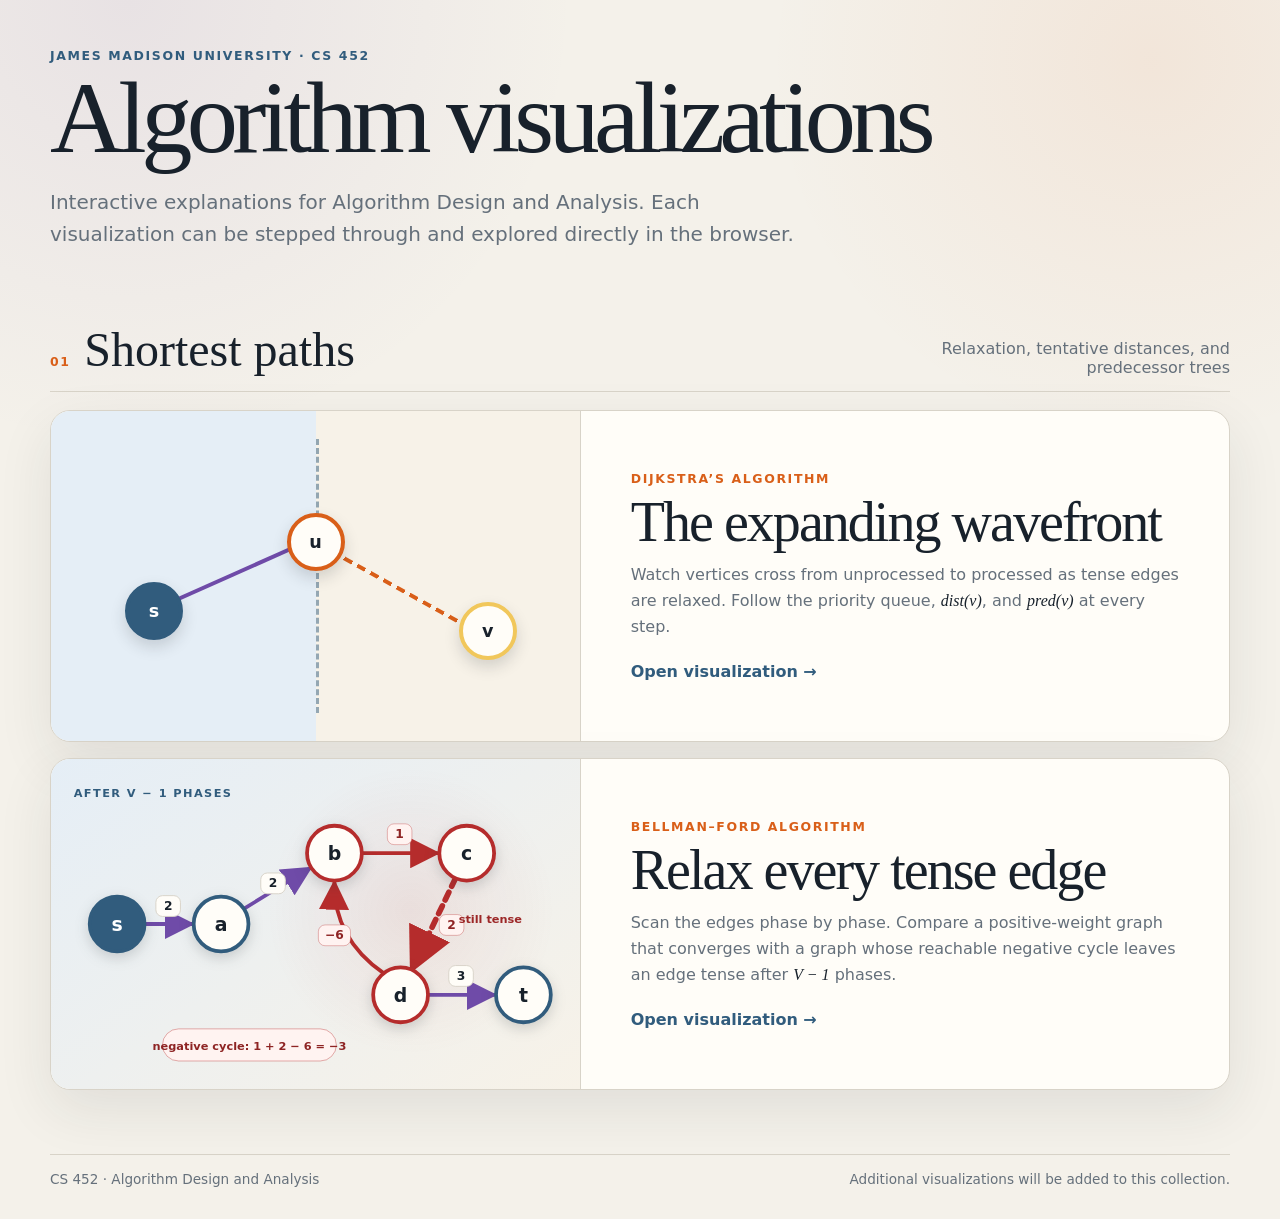
<file: index.html>
<!doctype html>
<html lang="en">
<head>
  <meta charset="utf-8">
  <meta name="viewport" content="width=device-width, initial-scale=1">
  <meta name="description" content="Interactive visualizations for CS 452: Algorithm Design and Analysis.">
  <title>CS 452 Visualizations</title>
  <link rel="stylesheet" href="site.css?v=20261103-2">
</head>
<body>
  <main>
    <header class="site-header">
      <p class="eyebrow">James Madison University · CS 452</p>
      <h1>Algorithm visualizations</h1>
      <p class="lede">Interactive explanations for Algorithm Design and Analysis. Each visualization can be stepped through and explored directly in the browser.</p>
    </header>

    <section aria-labelledby="shortest-paths-heading">
      <div class="section-heading">
        <div>
          <p class="section-number">01</p>
          <h2 id="shortest-paths-heading">Shortest paths</h2>
        </div>
        <p>Relaxation, tentative distances, and predecessor trees</p>
      </div>

      <div class="visualization-list">
        <a class="visualization-card" href="dijkstra-wavefront/">
          <div class="preview" aria-hidden="true">
            <div class="preview-half processed"></div>
            <div class="preview-half unprocessed"></div>
            <div class="preview-wavefront"></div>
            <div class="preview-edge edge-one"></div>
            <div class="preview-edge edge-two"></div>
            <span class="preview-node source">s</span>
            <span class="preview-node frontier">u</span>
            <span class="preview-node target">v</span>
          </div>
          <div class="card-copy">
            <p class="topic">Dijkstra’s algorithm</p>
            <h3>The expanding wavefront</h3>
            <p>Watch vertices cross from unprocessed to processed as tense edges are relaxed. Follow the priority queue, <span class="math">dist(v)</span>, and <span class="math">pred(v)</span> at every step.</p>
            <span class="open-label">Open visualization <span aria-hidden="true">→</span></span>
          </div>
        </a>

        <a class="visualization-card" href="bellman-ford/">
          <div class="preview bellman-preview" aria-hidden="true">
            <svg class="bellman-thumbnail" viewBox="0 0 560 330" preserveAspectRatio="xMidYMid meet">
              <defs>
                <marker id="bf-arrow-normal" viewBox="0 0 10 10" refX="9" refY="5" markerWidth="8" markerHeight="8" orient="auto">
                  <path d="M 0 0 L 10 5 L 0 10 z"></path>
                </marker>
                <marker id="bf-arrow-cycle" viewBox="0 0 10 10" refX="9" refY="5" markerWidth="8" markerHeight="8" orient="auto">
                  <path d="M 0 0 L 10 5 L 0 10 z"></path>
                </marker>
              </defs>

              <text class="bf-phase-label" x="24" y="31">AFTER V − 1 PHASES</text>

              <path class="bf-path normal" d="M 99 165 L 149 165"></path>
              <path class="bf-path normal" d="M 204 149 L 274 106"></path>
              <path class="bf-path cycle" d="M 329 90 L 409 90"></path>
              <path class="bf-path cycle tense" d="M 428 117 L 382 213"></path>
              <path class="bf-path cycle" d="M 352 217 Q 299 180 300 121"></path>
              <path class="bf-path normal" d="M 399 240 L 469 240"></path>

              <g class="bf-weight" transform="translate(124 146)"><rect x="-13" y="-11" width="26" height="22" rx="7"></rect><text>2</text></g>
              <g class="bf-weight" transform="translate(235 122)"><rect x="-13" y="-11" width="26" height="22" rx="7"></rect><text>2</text></g>
              <g class="bf-weight cycle" transform="translate(369 70)"><rect x="-13" y="-11" width="26" height="22" rx="7"></rect><text>1</text></g>
              <g class="bf-weight cycle" transform="translate(424 166)"><rect x="-13" y="-11" width="26" height="22" rx="7"></rect><text>2</text></g>
              <g class="bf-weight cycle" transform="translate(300 177)"><rect x="-17" y="-11" width="34" height="22" rx="7"></rect><text>−6</text></g>
              <g class="bf-weight" transform="translate(434 220)"><rect x="-13" y="-11" width="26" height="22" rx="7"></rect><text>3</text></g>

              <g class="bf-mini-node source" transform="translate(70 165)"><circle r="29"></circle><text>s</text></g>
              <g class="bf-mini-node" transform="translate(180 165)"><circle r="29"></circle><text>a</text></g>
              <g class="bf-mini-node cycle" transform="translate(300 90)"><circle r="29"></circle><text>b</text></g>
              <g class="bf-mini-node cycle" transform="translate(440 90)"><circle r="29"></circle><text>c</text></g>
              <g class="bf-mini-node cycle" transform="translate(370 240)"><circle r="29"></circle><text>d</text></g>
              <g class="bf-mini-node" transform="translate(500 240)"><circle r="29"></circle><text>t</text></g>

              <g class="bf-cycle-callout" transform="translate(118 276)">
                <rect x="0" y="0" width="184" height="34" rx="17"></rect>
                <text x="92" y="22">negative cycle: 1 + 2 − 6 = −3</text>
              </g>
              <text class="bf-tense-label" x="465" y="164">still tense</text>
            </svg>
          </div>
          <div class="card-copy">
            <p class="topic">Bellman–Ford algorithm</p>
            <h3>Relax every tense edge</h3>
            <p>Scan the edges phase by phase. Compare a positive-weight graph that converges with a graph whose reachable negative cycle leaves an edge tense after <span class="math">V − 1</span> phases.</p>
            <span class="open-label">Open visualization <span aria-hidden="true">→</span></span>
          </div>
        </a>
      </div>
    </section>

    <footer>
      <p>CS 452 · Algorithm Design and Analysis</p>
      <p>Additional visualizations will be added to this collection.</p>
    </footer>
  </main>
</body>
</html>
</file>
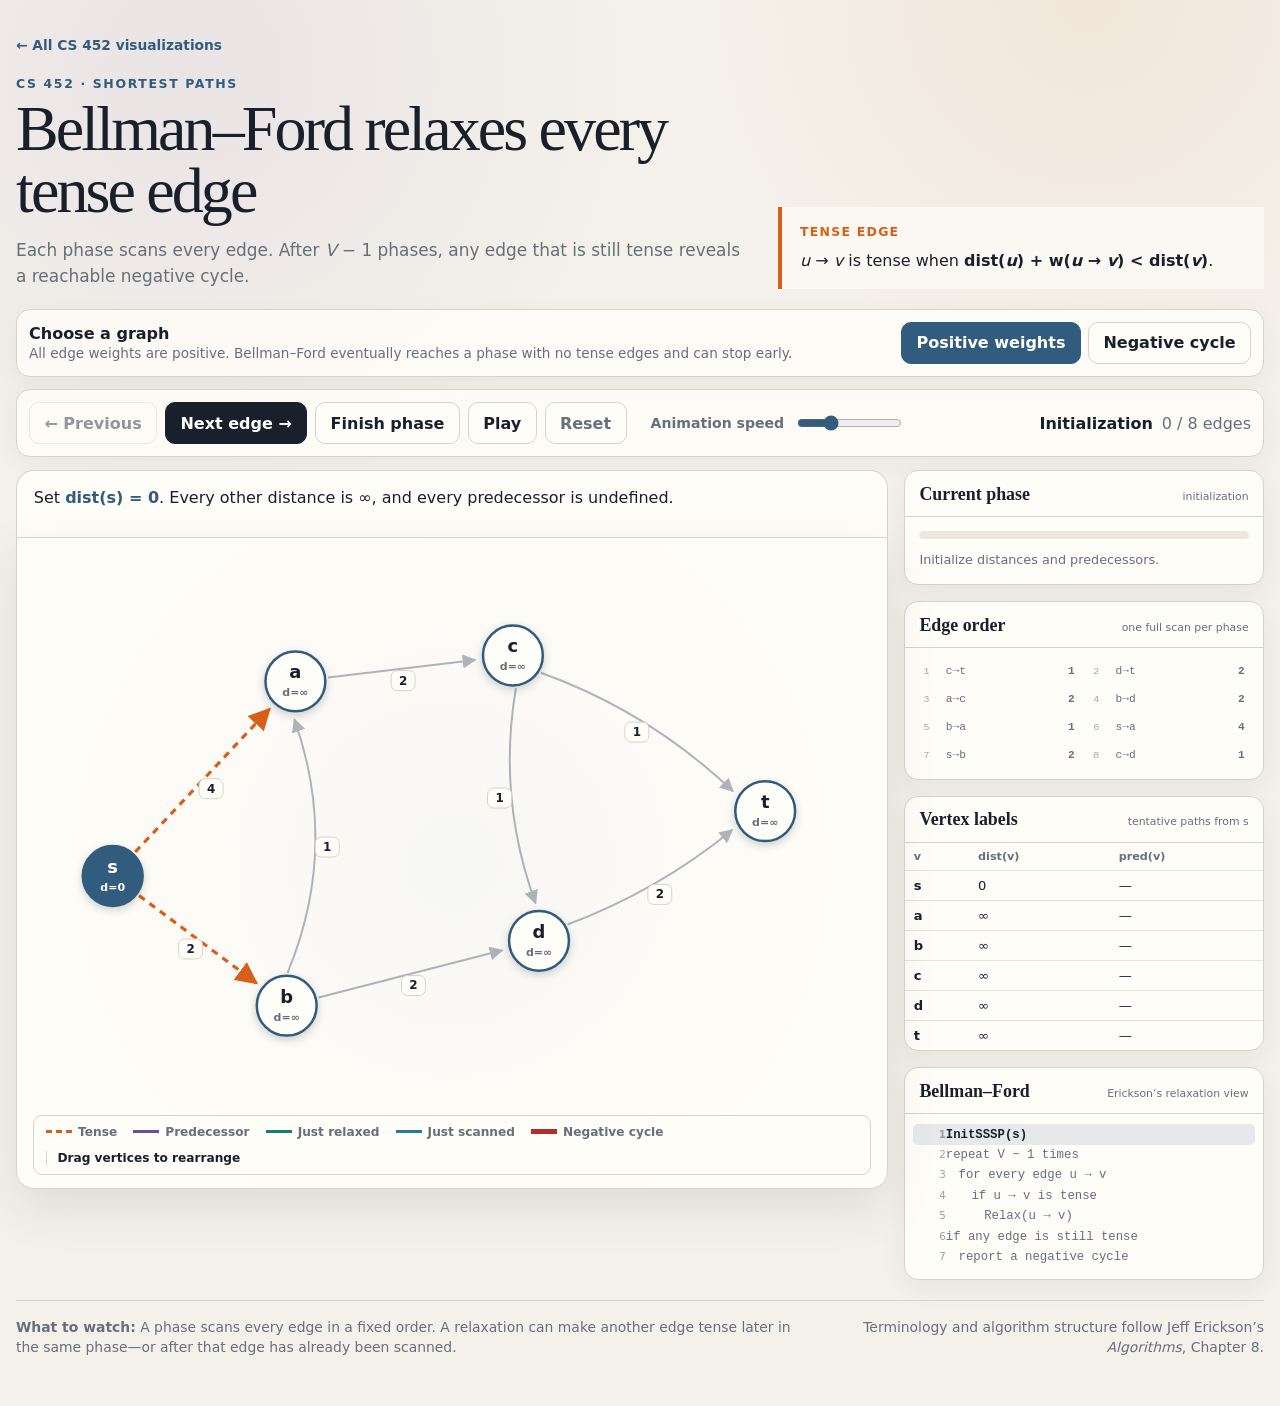
<file: bellman-ford/index.html>
<!doctype html>
<html lang="en">
<head>
  <meta charset="utf-8">
  <meta name="viewport" content="width=device-width, initial-scale=1">
  <meta name="description" content="An interactive visualization of Bellman-Ford relaxation and negative-cycle detection.">
  <title>Bellman–Ford: Relax Every Tense Edge</title>
  <link rel="stylesheet" href="styles.css">
</head>
<body>
  <main class="page-shell">
    <a class="collection-link" href="../">← All CS 452 visualizations</a>

    <header class="page-header">
      <div>
        <p class="eyebrow">CS 452 · Shortest paths</p>
        <h1>Bellman–Ford relaxes every tense edge</h1>
        <p class="lede">Each phase scans every edge. After <i>V</i> − 1 phases, any edge that is still tense reveals a reachable negative cycle.</p>
      </div>
      <div class="definition" aria-label="Definition of a tense edge">
        <span class="definition-label">Tense edge</span>
        <span><i>u</i> → <i>v</i> is tense when <strong>dist(<i>u</i>) + w(<i>u</i> → <i>v</i>) &lt; dist(<i>v</i>)</strong>.</span>
      </div>
    </header>

    <section class="example-picker" aria-labelledby="example-heading">
      <div>
        <p id="example-heading">Choose a graph</p>
        <p id="example-description">Positive edge weights; the algorithm stops when no tense edges remain.</p>
      </div>
      <div class="example-buttons" role="group" aria-label="Graph example">
        <button id="positive-example" class="example-button selected" type="button" aria-pressed="true">Positive weights</button>
        <button id="negative-example" class="example-button" type="button" aria-pressed="false">Negative cycle</button>
      </div>
    </section>

    <section class="control-bar" aria-label="Animation controls">
      <div class="button-group">
        <button id="previous-button" type="button">← Previous</button>
        <button id="next-button" class="primary" type="button">Next edge →</button>
        <button id="phase-button" type="button">Finish phase</button>
        <button id="play-button" type="button" aria-pressed="false">Play</button>
        <button id="reset-button" class="quiet" type="button">Reset</button>
      </div>
      <label class="speed-control" for="speed-range">
        <span>Animation speed</span>
        <input id="speed-range" type="range" min="0.6" max="2" value="1" step="0.2">
      </label>
      <div class="step-count" aria-label="Current algorithm progress">
        <span id="phase-label">Initialization</span>
        <span id="edge-label">0 / 8 edges</span>
      </div>
    </section>

    <section class="workspace">
      <div class="graph-column">
        <div id="status-message" class="status-message" aria-live="polite"></div>

        <div id="graph-wrap" class="graph-wrap">
          <svg id="graph" role="img" aria-labelledby="graph-title graph-description">
            <title id="graph-title">Bellman-Ford graph</title>
            <desc id="graph-description">A directed weighted graph showing tentative shortest-path distances, tense edges, predecessor edges, and the edge currently being scanned.</desc>
            <defs>
              <marker id="arrow-normal" viewBox="0 0 10 10" refX="9" refY="5" markerWidth="7" markerHeight="7" orient="auto-start-reverse">
                <path d="M 0 0 L 10 5 L 0 10 z"></path>
              </marker>
              <marker id="arrow-tense" viewBox="0 0 10 10" refX="9" refY="5" markerWidth="7" markerHeight="7" orient="auto-start-reverse">
                <path d="M 0 0 L 10 5 L 0 10 z"></path>
              </marker>
              <marker id="arrow-pred" viewBox="0 0 10 10" refX="9" refY="5" markerWidth="7" markerHeight="7" orient="auto-start-reverse">
                <path d="M 0 0 L 10 5 L 0 10 z"></path>
              </marker>
              <marker id="arrow-relaxed" viewBox="0 0 10 10" refX="9" refY="5" markerWidth="7" markerHeight="7" orient="auto-start-reverse">
                <path d="M 0 0 L 10 5 L 0 10 z"></path>
              </marker>
              <marker id="arrow-current" viewBox="0 0 10 10" refX="9" refY="5" markerWidth="7" markerHeight="7" orient="auto-start-reverse">
                <path d="M 0 0 L 10 5 L 0 10 z"></path>
              </marker>
              <marker id="arrow-cycle" viewBox="0 0 10 10" refX="9" refY="5" markerWidth="7" markerHeight="7" orient="auto-start-reverse">
                <path d="M 0 0 L 10 5 L 0 10 z"></path>
              </marker>
              <filter id="soft-shadow" x="-40%" y="-40%" width="180%" height="180%">
                <feDropShadow dx="0" dy="3" stdDeviation="4" flood-opacity="0.18"></feDropShadow>
              </filter>
            </defs>
            <g id="edges-layer"></g>
            <g id="weights-layer"></g>
            <g id="nodes-layer"></g>
          </svg>

          <div class="legend" aria-label="Diagram legend">
            <span><i class="legend-line tense"></i>Tense</span>
            <span><i class="legend-line pred"></i>Predecessor</span>
            <span><i class="legend-line relaxed"></i>Just relaxed</span>
            <span><i class="legend-line current"></i>Just scanned</span>
            <span><i class="legend-line cycle"></i>Negative cycle</span>
            <span class="drag-instruction">Drag vertices to rearrange</span>
          </div>
        </div>
      </div>

      <aside class="side-column" aria-label="Algorithm state">
        <section class="panel phase-panel">
          <div class="panel-heading">
            <h2>Current phase</h2>
            <span id="phase-summary">Initialization</span>
          </div>
          <div class="phase-progress" role="progressbar" aria-label="Bellman-Ford phases" aria-valuemin="0" aria-valuemax="5" aria-valuenow="0">
            <div id="phase-progress-bar"></div>
          </div>
          <p id="phase-explanation">Initialize distances and predecessors.</p>
        </section>

        <section class="panel order-panel">
          <div class="panel-heading">
            <h2>Edge order</h2>
            <span>one full scan per phase</span>
          </div>
          <ol id="edge-order" class="edge-order"></ol>
        </section>

        <section class="panel state-panel">
          <div class="panel-heading">
            <h2>Vertex labels</h2>
            <span>tentative paths from s</span>
          </div>
          <div class="table-scroll">
            <table>
              <thead>
                <tr>
                  <th scope="col">v</th>
                  <th scope="col">dist(v)</th>
                  <th scope="col">pred(v)</th>
                </tr>
              </thead>
              <tbody id="state-table-body"></tbody>
            </table>
          </div>
        </section>

        <section class="panel pseudocode-panel">
          <div class="panel-heading">
            <h2>Bellman–Ford</h2>
            <span>Erickson’s relaxation view</span>
          </div>
          <ol class="pseudocode" aria-label="Bellman-Ford pseudocode">
            <li data-line="init"><code>InitSSSP(s)</code></li>
            <li data-line="repeat"><code>repeat V − 1 times</code></li>
            <li data-line="edges" class="indent"><code>for every edge u → v</code></li>
            <li data-line="tense" class="indent-2"><code>if u → v is tense</code></li>
            <li data-line="relax" class="indent-3"><code>Relax(u → v)</code></li>
            <li data-line="check"><code>if any edge is still tense</code></li>
            <li data-line="report" class="indent"><code>report a negative cycle</code></li>
          </ol>
        </section>
      </aside>
    </section>

    <footer>
      <p><strong>What to watch:</strong> A phase scans every edge in a fixed order. A relaxation can make another edge tense later in the same phase—or after that edge has already been scanned.</p>
      <p class="source-note">Terminology and algorithm structure follow Jeff Erickson’s <cite>Algorithms</cite>, Chapter 8.</p>
    </footer>
  </main>

  <script src="app.js"></script>
</body>
</html>
</file>
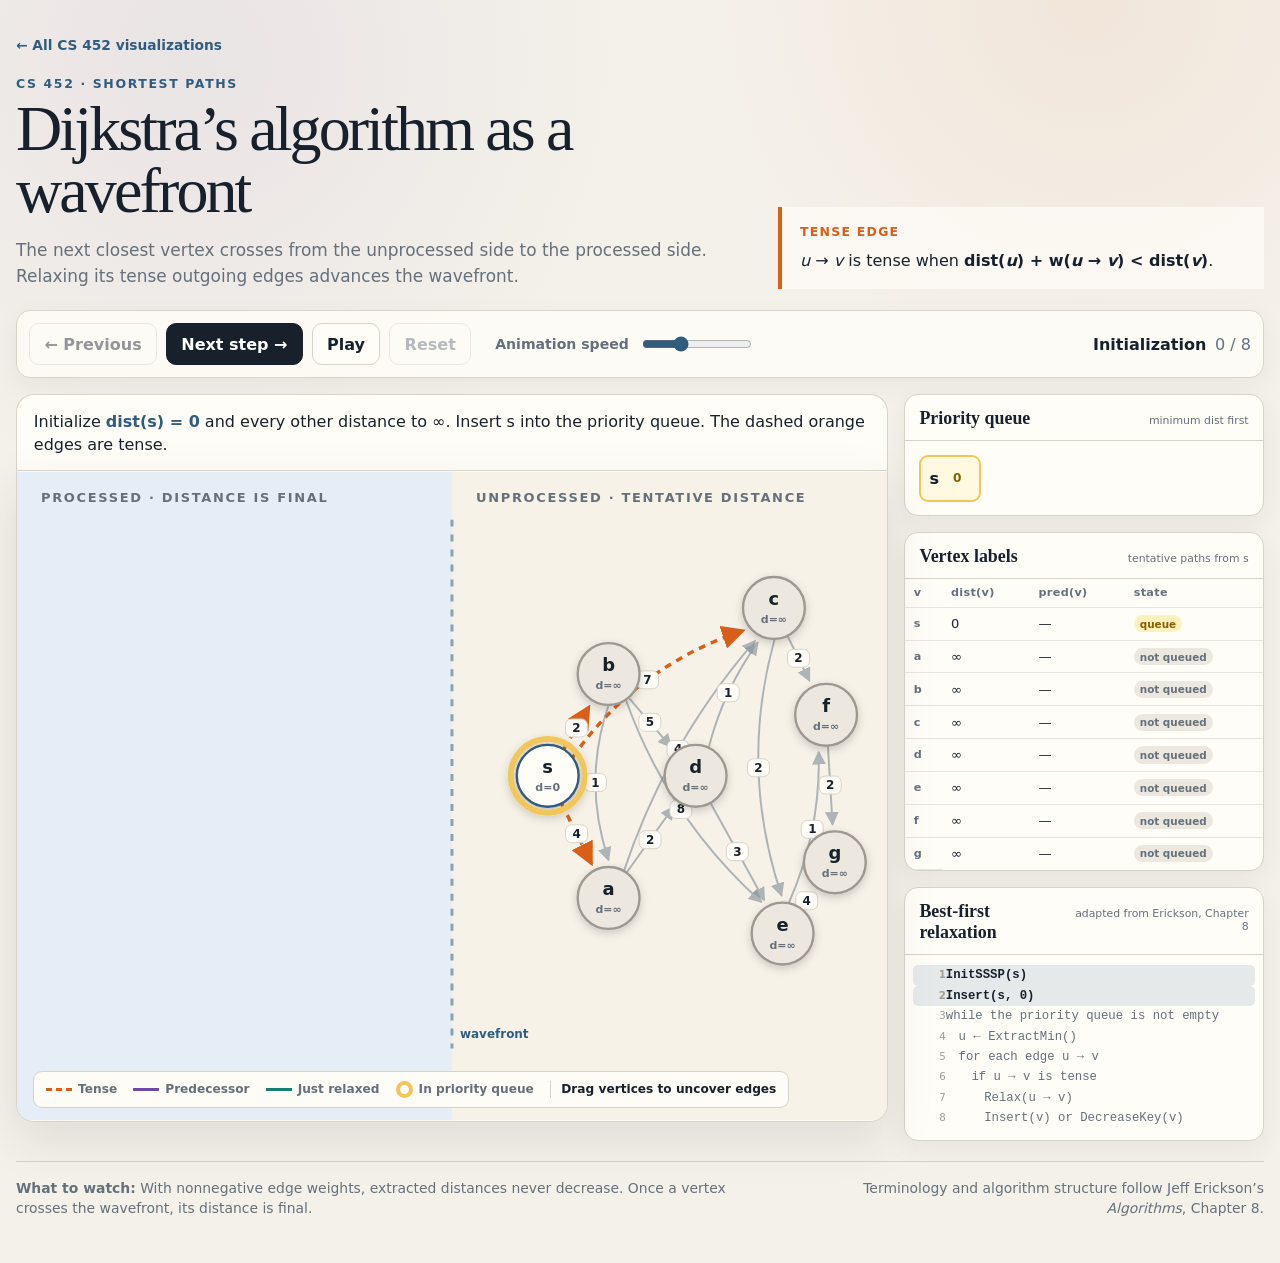
<file: dijkstra-wavefront/index.html>
<!doctype html>
<html lang="en">
<head>
  <meta charset="utf-8">
  <meta name="viewport" content="width=device-width, initial-scale=1">
  <meta name="description" content="An interactive wavefront visualization of Dijkstra's shortest-path algorithm.">
  <title>Dijkstra's Algorithm: The Wavefront</title>
  <link rel="stylesheet" href="styles.css">
</head>
<body>
  <main class="page-shell">
    <a class="collection-link" href="../">← All CS 452 visualizations</a>
    <header class="page-header">
      <div>
        <p class="eyebrow">CS 452 · Shortest paths</p>
        <h1>Dijkstra’s algorithm as a wavefront</h1>
        <p class="lede">The next closest vertex crosses from the unprocessed side to the processed side. Relaxing its tense outgoing edges advances the wavefront.</p>
      </div>
      <div class="definition" aria-label="Definition of a tense edge">
        <span class="definition-label">Tense edge</span>
        <span><i>u</i> → <i>v</i> is tense when <strong>dist(<i>u</i>) + w(<i>u</i> → <i>v</i>) &lt; dist(<i>v</i>)</strong>.</span>
      </div>
    </header>

    <section class="control-bar" aria-label="Animation controls">
      <div class="button-group">
        <button id="previous-button" type="button">← Previous</button>
        <button id="next-button" class="primary" type="button">Next step →</button>
        <button id="play-button" type="button" aria-pressed="false">Play</button>
        <button id="reset-button" class="quiet" type="button">Reset</button>
      </div>
      <label class="speed-control" for="speed-range">
        <span>Animation speed</span>
        <input id="speed-range" type="range" min="0.6" max="1.8" value="1" step="0.2">
      </label>
      <div class="step-count" aria-label="Current algorithm step">
        <span id="step-label">Initialization</span>
        <span id="step-fraction">0 / 8</span>
      </div>
    </section>

    <section class="workspace">
      <div class="graph-column">
        <div id="status-message" class="status-message" aria-live="polite"></div>

        <div id="graph-wrap" class="graph-wrap">
          <svg id="graph" role="img" aria-labelledby="graph-title graph-description">
            <title id="graph-title">Dijkstra wavefront graph</title>
            <desc id="graph-description">A directed weighted graph. Processed vertices appear to the left of a vertical wavefront and unprocessed vertices appear to the right. Tense edges are dashed orange, predecessor edges are solid purple, and the vertex with the smallest tentative distance moves across the wavefront at each step.</desc>
            <defs>
              <marker id="arrow-normal" viewBox="0 0 10 10" refX="9" refY="5" markerWidth="7" markerHeight="7" orient="auto-start-reverse">
                <path d="M 0 0 L 10 5 L 0 10 z"></path>
              </marker>
              <marker id="arrow-tense" viewBox="0 0 10 10" refX="9" refY="5" markerWidth="7" markerHeight="7" orient="auto-start-reverse">
                <path d="M 0 0 L 10 5 L 0 10 z"></path>
              </marker>
              <marker id="arrow-pred" viewBox="0 0 10 10" refX="9" refY="5" markerWidth="7" markerHeight="7" orient="auto-start-reverse">
                <path d="M 0 0 L 10 5 L 0 10 z"></path>
              </marker>
              <marker id="arrow-relaxed" viewBox="0 0 10 10" refX="9" refY="5" markerWidth="7" markerHeight="7" orient="auto-start-reverse">
                <path d="M 0 0 L 10 5 L 0 10 z"></path>
              </marker>
              <filter id="soft-shadow" x="-40%" y="-40%" width="180%" height="180%">
                <feDropShadow dx="0" dy="3" stdDeviation="4" flood-opacity="0.18"></feDropShadow>
              </filter>
            </defs>
            <g id="zones-layer"></g>
            <g id="edges-layer"></g>
            <g id="weights-layer"></g>
            <g id="nodes-layer"></g>
          </svg>
          <div class="legend" aria-label="Diagram legend">
            <span><i class="legend-line tense"></i>Tense</span>
            <span><i class="legend-line pred"></i>Predecessor</span>
            <span><i class="legend-line relaxed"></i>Just relaxed</span>
            <span><i class="legend-node queue"></i>In priority queue</span>
            <span class="drag-instruction">Drag vertices to uncover edges</span>
          </div>
        </div>
      </div>

      <aside class="side-column" aria-label="Algorithm state">
        <section class="panel queue-panel">
          <div class="panel-heading">
            <h2>Priority queue</h2>
            <span>minimum dist first</span>
          </div>
          <ol id="priority-queue" class="priority-queue" aria-live="polite"></ol>
        </section>

        <section class="panel state-panel">
          <div class="panel-heading">
            <h2>Vertex labels</h2>
            <span>tentative paths from s</span>
          </div>
          <div class="table-scroll">
            <table>
              <thead>
                <tr>
                  <th scope="col">v</th>
                  <th scope="col">dist(v)</th>
                  <th scope="col">pred(v)</th>
                  <th scope="col">state</th>
                </tr>
              </thead>
              <tbody id="state-table-body"></tbody>
            </table>
          </div>
        </section>

        <section class="panel pseudocode-panel">
          <div class="panel-heading">
            <h2>Best-first relaxation</h2>
            <span>adapted from Erickson, Chapter 8</span>
          </div>
          <ol class="pseudocode" aria-label="Dijkstra pseudocode">
            <li data-line="init"><code>InitSSSP(s)</code></li>
            <li data-line="insert"><code>Insert(s, 0)</code></li>
            <li data-line="loop"><code>while the priority queue is not empty</code></li>
            <li data-line="extract" class="indent"><code>u ← ExtractMin()</code></li>
            <li data-line="scan" class="indent"><code>for each edge u → v</code></li>
            <li data-line="tense" class="indent-2"><code>if u → v is tense</code></li>
            <li data-line="relax" class="indent-3"><code>Relax(u → v)</code></li>
            <li data-line="queue" class="indent-3"><code>Insert(v) or DecreaseKey(v)</code></li>
          </ol>
        </section>
      </aside>
    </section>

    <footer>
      <p><strong>What to watch:</strong> With nonnegative edge weights, extracted distances never decrease. Once a vertex crosses the wavefront, its distance is final.</p>
      <p class="source-note">Terminology and algorithm structure follow Jeff Erickson’s <cite>Algorithms</cite>, Chapter 8.</p>
    </footer>
  </main>

  <script src="app.js"></script>
</body>
</html>
</file>
<file: site.css>
:root {
  color-scheme: light;
  --page: #f4f1ea;
  --paper: #fffdf8;
  --ink: #18212b;
  --muted: #65707b;
  --line: #d8d3c8;
  --blue-pale: #e5eef6;
  --blue: #315c7d;
  --gold: #f1c75b;
  --orange: #d95f19;
  --purple: #6f4ba8;
  --radius: 20px;
  font-family: Inter, ui-sans-serif, system-ui, -apple-system, BlinkMacSystemFont, "Segoe UI", sans-serif;
}

* {
  box-sizing: border-box;
}

body {
  margin: 0;
  background:
    radial-gradient(circle at 10% 0%, rgba(111, 75, 168, 0.09), transparent 28rem),
    radial-gradient(circle at 90% 5%, rgba(217, 95, 25, 0.08), transparent 24rem),
    var(--page);
  color: var(--ink);
}

main {
  width: min(1180px, calc(100% - 2rem));
  min-height: 100vh;
  margin: 0 auto;
  padding: 3rem 0 2rem;
}

.site-header {
  max-width: 920px;
  margin-bottom: 4.5rem;
}

.eyebrow,
.topic,
.section-number {
  margin: 0;
  color: var(--blue);
  font-size: 0.78rem;
  font-weight: 800;
  letter-spacing: 0.13em;
  text-transform: uppercase;
}

h1,
h2,
h3 {
  font-family: Georgia, "Times New Roman", serif;
  font-weight: 500;
}

h1 {
  margin: 0.45rem 0 0;
  font-size: clamp(3rem, 8vw, 6.7rem);
  letter-spacing: -0.055em;
  line-height: 0.94;
}

.lede {
  max-width: 760px;
  margin: 1.2rem 0 0;
  color: var(--muted);
  font-size: clamp(1.05rem, 2vw, 1.25rem);
  line-height: 1.6;
}

.section-heading {
  display: flex;
  align-items: end;
  justify-content: space-between;
  gap: 1.5rem;
  margin-bottom: 1.1rem;
  padding-bottom: 0.9rem;
  border-bottom: 1px solid var(--line);
}

.section-heading > div {
  display: flex;
  align-items: baseline;
  gap: 0.85rem;
}

.section-heading h2 {
  margin: 0;
  font-size: clamp(1.9rem, 4vw, 3rem);
}

.section-heading > p {
  max-width: 390px;
  margin: 0;
  color: var(--muted);
  text-align: right;
}

.section-number {
  color: var(--orange);
}

.visualization-list {
  display: grid;
  gap: 1rem;
}

.visualization-card {
  display: grid;
  grid-template-columns: minmax(300px, 0.9fr) minmax(320px, 1.1fr);
  overflow: hidden;
  border: 1px solid var(--line);
  border-radius: var(--radius);
  background: var(--paper);
  color: inherit;
  text-decoration: none;
  box-shadow: 0 20px 55px rgba(35, 42, 49, 0.09);
  transition: transform 160ms ease, box-shadow 160ms ease, border-color 160ms ease;
}

.visualization-card:hover {
  transform: translateY(-3px);
  border-color: #aaa398;
  box-shadow: 0 24px 65px rgba(35, 42, 49, 0.14);
}

.visualization-card:focus-visible {
  outline: 4px solid rgba(49, 92, 125, 0.34);
  outline-offset: 4px;
}

.preview {
  position: relative;
  min-height: 330px;
  overflow: hidden;
  border-right: 1px solid var(--line);
}

.preview-half {
  position: absolute;
  inset-block: 0;
  width: 50%;
}

.preview-half.processed {
  left: 0;
  background: var(--blue-pale);
}

.preview-half.unprocessed {
  right: 0;
  background: #f7f2e8;
}

.preview-wavefront {
  position: absolute;
  top: 28px;
  bottom: 28px;
  left: 50%;
  border-left: 3px dashed rgba(49, 92, 125, 0.5);
}

.preview-node {
  position: absolute;
  z-index: 2;
  display: grid;
  width: 58px;
  height: 58px;
  place-items: center;
  border: 4px solid var(--gold);
  border-radius: 50%;
  background: var(--paper);
  color: var(--ink);
  font-size: 1.1rem;
  font-weight: 900;
  box-shadow: 0 7px 15px rgba(35, 42, 49, 0.17);
}

.preview-node.source {
  left: 14%;
  top: 52%;
  border-color: var(--blue);
  background: var(--blue);
  color: white;
}

.preview-node.frontier {
  left: calc(50% - 29px);
  top: 31%;
  border-color: var(--orange);
}

.preview-node.target {
  right: 12%;
  top: 58%;
}

.preview-edge {
  position: absolute;
  z-index: 1;
  height: 4px;
  transform-origin: left center;
}

.edge-one {
  left: 22%;
  top: 58%;
  width: 31%;
  background: var(--purple);
  transform: rotate(-24deg);
}

.edge-two {
  left: 53%;
  top: 42%;
  width: 31%;
  background: repeating-linear-gradient(90deg, var(--orange) 0 9px, transparent 9px 15px);
  transform: rotate(29deg);
}

.bellman-preview {
  background:
    radial-gradient(circle at 68% 46%, rgba(181, 44, 44, 0.09), transparent 9rem),
    linear-gradient(145deg, var(--blue-pale), #f7f2e8);
}

.bellman-thumbnail { display: block; width: 100%; height: 100%; }
.bellman-thumbnail #bf-arrow-normal path { fill: var(--purple); }
.bellman-thumbnail #bf-arrow-cycle path { fill: #b52c2c; }

.bf-path {
  fill: none;
  stroke-width: 4;
  stroke-linecap: round;
}

.bf-path.normal { stroke: var(--purple); marker-end: url(#bf-arrow-normal); }
.bf-path.cycle { stroke: #b52c2c; marker-end: url(#bf-arrow-cycle); }
.bf-path.tense { stroke-width: 6; stroke-dasharray: 9 7; }

.bf-mini-node circle {
  fill: var(--paper);
  stroke: var(--blue);
  stroke-width: 4;
  filter: drop-shadow(0 5px 7px rgba(35, 42, 49, 0.18));
}

.bf-mini-node text {
  fill: var(--ink);
  font-size: 20px;
  font-weight: 900;
  text-anchor: middle;
  dominant-baseline: central;
}

.bf-mini-node.source circle { fill: var(--blue); }
.bf-mini-node.source text { fill: white; }
.bf-mini-node.cycle circle { stroke: #b52c2c; }

.bf-weight rect { fill: var(--paper); stroke: var(--line); }
.bf-weight text { fill: var(--ink); font-size: 13px; font-weight: 900; text-anchor: middle; dominant-baseline: central; }
.bf-weight.cycle rect { fill: #fff3f1; stroke: rgba(181, 44, 44, 0.35); }
.bf-weight.cycle text { fill: #8e2424; }

.bf-phase-label { fill: var(--blue); font-size: 12px; font-weight: 900; letter-spacing: 1.5px; }
.bf-tense-label { fill: #9c2727; font-size: 12px; font-weight: 900; text-anchor: middle; }
.bf-cycle-callout rect { fill: #fff3f1; stroke: rgba(181, 44, 44, 0.4); }
.bf-cycle-callout text { fill: #8e2424; font-size: 12px; font-weight: 900; text-anchor: middle; }

.card-copy {
  align-self: center;
  padding: clamp(1.6rem, 4vw, 3.1rem);
}

.topic {
  color: var(--orange);
}

.card-copy h3 {
  margin: 0.5rem 0 0.8rem;
  font-size: clamp(2rem, 4.5vw, 3.5rem);
  letter-spacing: -0.035em;
  line-height: 1;
}

.card-copy p:not(.topic) {
  margin: 0;
  color: var(--muted);
  font-size: 1rem;
  line-height: 1.6;
}

.math {
  color: var(--ink);
  font-family: Georgia, "Times New Roman", serif;
  font-style: italic;
}

.open-label {
  display: inline-block;
  margin-top: 1.4rem;
  color: var(--blue);
  font-weight: 800;
}

footer {
  display: flex;
  justify-content: space-between;
  gap: 1rem;
  margin-top: 4rem;
  padding-top: 1rem;
  border-top: 1px solid var(--line);
  color: var(--muted);
  font-size: 0.85rem;
}

footer p {
  margin: 0;
}

@media (max-width: 760px) {
  main {
    padding-top: 1.6rem;
  }

  .site-header {
    margin-bottom: 3rem;
  }

  .section-heading {
    align-items: start;
    flex-direction: column;
  }

  .section-heading > p {
    text-align: left;
  }

  .visualization-card {
    grid-template-columns: 1fr;
  }

  .preview {
    min-height: 260px;
    border-right: 0;
    border-bottom: 1px solid var(--line);
  }

  footer {
    flex-direction: column;
  }
}

@media (prefers-reduced-motion: reduce) {
  .visualization-card {
    transition: none;
  }
}
</file>
<file: bellman-ford/styles.css>
:root {
  color-scheme: light;
  --page: #f4f1ea;
  --paper: #fffdf8;
  --ink: #18212b;
  --muted: #65707b;
  --line: #d8d3c8;
  --blue-pale: #e5eef6;
  --blue: #315c7d;
  --gold: #f1c75b;
  --gold-deep: #876000;
  --tense: #d95f19;
  --pred: #6f4ba8;
  --relaxed: #15806f;
  --current: #237aa3;
  --cycle: #b52c2c;
  --edge: #89939d;
  --shadow: 0 18px 50px rgba(35, 42, 49, 0.10);
  --radius: 18px;
  font-family: Inter, ui-sans-serif, system-ui, -apple-system, BlinkMacSystemFont, "Segoe UI", sans-serif;
}

* { box-sizing: border-box; }

body {
  margin: 0;
  overflow-x: hidden;
  background:
    radial-gradient(circle at 15% 5%, rgba(111, 75, 168, 0.08), transparent 28rem),
    radial-gradient(circle at 85% 0%, rgba(217, 95, 25, 0.08), transparent 24rem),
    var(--page);
  color: var(--ink);
}

button, input { font: inherit; }

button {
  min-height: 42px;
  border: 1px solid var(--line);
  border-radius: 10px;
  padding: 0.55rem 0.9rem;
  background: var(--paper);
  color: var(--ink);
  font-weight: 700;
  cursor: pointer;
}

button:hover:not(:disabled) { border-color: #a9a298; transform: translateY(-1px); }
button:focus-visible, input:focus-visible { outline: 3px solid rgba(49, 92, 125, 0.34); outline-offset: 2px; }
button:disabled { opacity: 0.46; cursor: not-allowed; }
button.primary { background: var(--ink); border-color: var(--ink); color: white; }
button.quiet { color: var(--muted); }

.page-shell {
  width: min(1500px, calc(100% - 2rem));
  margin: 0 auto;
  padding: 2.2rem 0 2.8rem;
}

.collection-link {
  display: inline-block;
  margin-bottom: 1.4rem;
  color: var(--blue);
  font-size: 0.86rem;
  font-weight: 800;
  text-decoration: none;
}

.collection-link:hover { text-decoration: underline; text-underline-offset: 0.2em; }
.collection-link:focus-visible { outline: 3px solid rgba(49, 92, 125, 0.34); outline-offset: 3px; }

.page-header {
  display: grid;
  grid-template-columns: minmax(0, 1.2fr) minmax(310px, 0.8fr);
  align-items: end;
  gap: 2rem;
  margin-bottom: 1.2rem;
}

.eyebrow {
  margin: 0 0 0.45rem;
  color: var(--blue);
  font-size: 0.78rem;
  font-weight: 800;
  letter-spacing: 0.13em;
  text-transform: uppercase;
}

h1 {
  margin: 0;
  max-width: 900px;
  font-family: Georgia, "Times New Roman", serif;
  font-size: clamp(2.2rem, 5vw, 4.5rem);
  font-weight: 500;
  letter-spacing: -0.045em;
  line-height: 0.98;
}

.lede {
  max-width: 830px;
  margin: 0.85rem 0 0;
  color: var(--muted);
  font-size: 1.06rem;
  line-height: 1.55;
}

.definition {
  display: grid;
  gap: 0.5rem;
  padding: 1rem 1.15rem;
  border-left: 4px solid var(--tense);
  background: rgba(255, 253, 248, 0.72);
  line-height: 1.5;
}

.definition strong { overflow-wrap: anywhere; }
.definition-label { color: var(--tense); font-size: 0.78rem; font-weight: 800; letter-spacing: 0.1em; text-transform: uppercase; }

.example-picker,
.control-bar {
  display: flex;
  align-items: center;
  gap: 1rem 1.5rem;
  flex-wrap: wrap;
  margin-bottom: 0.8rem;
  padding: 0.75rem;
  border: 1px solid var(--line);
  border-radius: 14px;
  background: rgba(255, 253, 248, 0.86);
  box-shadow: 0 8px 26px rgba(35, 42, 49, 0.05);
}

.example-picker { justify-content: space-between; }
.example-picker p { margin: 0; }
.example-picker #example-heading { font-weight: 900; }
.example-picker #example-description { margin-top: 0.16rem; color: var(--muted); font-size: 0.85rem; }
.example-buttons { display: flex; gap: 0.45rem; flex-wrap: wrap; }
.example-button.selected { background: var(--blue); border-color: var(--blue); color: white; }

.button-group { display: flex; gap: 0.5rem; flex-wrap: wrap; }
.speed-control { display: flex; align-items: center; gap: 0.7rem; color: var(--muted); font-size: 0.88rem; font-weight: 700; }
.speed-control input { width: 105px; accent-color: var(--blue); }
.step-count { display: flex; align-items: baseline; gap: 0.55rem; margin-left: auto; font-variant-numeric: tabular-nums; }
#phase-label { font-weight: 900; }
#edge-label { color: var(--muted); }

.workspace { display: grid; grid-template-columns: minmax(0, 1fr) 360px; gap: 1rem; align-items: start; }
.graph-column, .side-column { min-width: 0; }

.status-message {
  min-height: 4.2rem;
  padding: 0.9rem 1.05rem;
  border: 1px solid var(--line);
  border-bottom: 0;
  border-radius: var(--radius) var(--radius) 0 0;
  background: var(--paper);
  font-size: 1rem;
  line-height: 1.45;
}

.status-message strong { color: var(--blue); }
.status-message.negative { border-color: rgba(181, 44, 44, 0.45); background: #fff4f2; color: #701c1c; }

.graph-wrap {
  position: relative;
  overflow: hidden;
  min-height: 650px;
  border: 1px solid var(--line);
  border-radius: 0 0 var(--radius) var(--radius);
  background:
    radial-gradient(circle at 50% 50%, rgba(49, 92, 125, 0.04), transparent 25rem),
    var(--paper);
  box-shadow: var(--shadow);
}

#graph { display: block; width: 100%; height: 650px; touch-action: manipulation; }

.edge { fill: none; stroke: var(--edge); stroke-width: 2; opacity: 0.68; marker-end: url(#arrow-normal); transition: stroke 160ms ease, stroke-width 160ms ease, opacity 160ms ease; }
.edge.pred { stroke: var(--pred); stroke-width: 4; opacity: 1; marker-end: url(#arrow-pred); }
.edge.tense { stroke: var(--tense); stroke-width: 3.2; stroke-dasharray: 7 6; opacity: 1; marker-end: url(#arrow-tense); }
.edge.current { stroke: var(--current); stroke-width: 5; stroke-dasharray: none; opacity: 1; marker-end: url(#arrow-current); filter: drop-shadow(0 0 5px rgba(35, 122, 163, 0.35)); }
.edge.relaxed { stroke: var(--relaxed); stroke-width: 5; stroke-dasharray: none; opacity: 1; marker-end: url(#arrow-relaxed); filter: drop-shadow(0 0 5px rgba(21, 128, 111, 0.35)); }
.edge.cycle { stroke: var(--cycle); stroke-width: 6; stroke-dasharray: none; opacity: 1; marker-end: url(#arrow-cycle); filter: drop-shadow(0 0 6px rgba(181, 44, 44, 0.36)); }

#arrow-normal path { fill: var(--edge); }
#arrow-tense path { fill: var(--tense); }
#arrow-pred path { fill: var(--pred); }
#arrow-relaxed path { fill: var(--relaxed); }
#arrow-current path { fill: var(--current); }
#arrow-cycle path { fill: var(--cycle); }

.edge-weight rect { fill: var(--paper); stroke: var(--line); stroke-width: 1; }
.edge-weight text { fill: var(--ink); font-size: 12px; font-weight: 900; text-anchor: middle; dominant-baseline: central; }
.edge-weight.negative rect { fill: #fff0ed; stroke: rgba(181, 44, 44, 0.38); }
.edge-weight.negative text { fill: var(--cycle); }

.node { filter: url(#soft-shadow); cursor: grab; touch-action: none; user-select: none; -webkit-user-select: none; }
.node.dragging { cursor: grabbing; filter: drop-shadow(0 8px 10px rgba(35, 42, 49, 0.24)); }
.node .halo { fill: none; stroke: transparent; stroke-width: 7; }
.node.changed .halo { stroke: var(--relaxed); }
.node.cycle .halo { stroke: var(--cycle); }
.node .body { fill: var(--paper); stroke: var(--blue); stroke-width: 2.5; }
.node.source .body { fill: var(--blue); stroke: var(--blue); }
.node .node-name { fill: var(--ink); font-size: 18px; font-weight: 900; text-anchor: middle; }
.node .node-distance { fill: var(--muted); font-size: 11px; font-weight: 800; text-anchor: middle; font-variant-numeric: tabular-nums; }
.node.source .node-name, .node.source .node-distance { fill: white; }

.legend {
  position: absolute;
  left: 1rem;
  bottom: 0.85rem;
  display: flex;
  gap: 0.75rem 1rem;
  flex-wrap: wrap;
  max-width: calc(100% - 2rem);
  padding: 0.55rem 0.75rem;
  border: 1px solid var(--line);
  border-radius: 9px;
  background: rgba(255, 253, 248, 0.94);
  color: var(--muted);
  font-size: 0.76rem;
  font-weight: 800;
}

.legend span { display: inline-flex; align-items: center; gap: 0.38rem; }
.legend-line { display: inline-block; width: 26px; height: 0; border-top: 3px solid; }
.legend-line.tense { border-color: var(--tense); border-top-style: dashed; }
.legend-line.pred { border-color: var(--pred); }
.legend-line.relaxed { border-color: var(--relaxed); }
.legend-line.current { border-color: var(--current); }
.legend-line.cycle { border-color: var(--cycle); border-top-width: 5px; }
.drag-instruction { padding-left: 0.65rem; border-left: 1px solid var(--line); color: var(--ink); }

.side-column { display: grid; gap: 1rem; }
.panel { overflow: hidden; border: 1px solid var(--line); border-radius: 14px; background: var(--paper); box-shadow: 0 9px 26px rgba(35, 42, 49, 0.06); }
.panel-heading { display: flex; align-items: baseline; justify-content: space-between; gap: 0.7rem; padding: 0.8rem 0.9rem 0.7rem; border-bottom: 1px solid var(--line); }
.panel-heading h2 { margin: 0; font-family: Georgia, "Times New Roman", serif; font-size: 1.12rem; font-weight: 600; }
.panel-heading span { color: var(--muted); font-size: 0.68rem; text-align: right; }

.phase-progress { height: 8px; margin: 0.9rem 0.9rem 0; overflow: hidden; border-radius: 999px; background: #ece8df; }
#phase-progress-bar { width: 0; height: 100%; background: var(--blue); transition: width 180ms ease; }
#phase-explanation { margin: 0.75rem 0.9rem 0.9rem; color: var(--muted); font-size: 0.8rem; line-height: 1.4; }

.edge-order { display: grid; grid-template-columns: repeat(2, minmax(0, 1fr)); gap: 0.35rem; margin: 0; padding: 0.75rem; list-style: none; counter-reset: edge-order; }
.edge-order li { counter-increment: edge-order; display: grid; grid-template-columns: 1.1rem 1fr auto; gap: 0.3rem; align-items: center; padding: 0.33rem 0.4rem; border-radius: 6px; color: var(--muted); font-family: "SFMono-Regular", Consolas, monospace; font-size: 0.7rem; }
.edge-order li::before { content: counter(edge-order); color: #aaa298; font-size: 0.62rem; }
.edge-order li.active { background: rgba(35, 122, 163, 0.12); color: var(--ink); font-weight: 800; }
.edge-order li.relaxed { background: rgba(21, 128, 111, 0.11); color: #0d6658; }
.edge-order .weight { font-weight: 900; }
.edge-order .weight.negative { color: var(--cycle); }

.table-scroll { overflow-x: auto; }
table { width: 100%; border-collapse: collapse; font-size: 0.82rem; font-variant-numeric: tabular-nums; }
th, td { padding: 0.44rem 0.55rem; border-bottom: 1px solid #e9e5dc; text-align: left; }
thead th { color: var(--muted); font-size: 0.7rem; }
tbody tr:last-child th, tbody tr:last-child td { border-bottom: 0; }
tbody tr.changed { background: rgba(21, 128, 111, 0.09); }
tbody tr.cycle { background: rgba(181, 44, 44, 0.09); }

.pseudocode { margin: 0; padding: 0.65rem 0.5rem 0.75rem; list-style: none; counter-reset: code-line; }
.pseudocode li { counter-increment: code-line; display: grid; grid-template-columns: 1.6rem 1fr; align-items: baseline; padding: 0.2rem 0.45rem; border-radius: 5px; color: var(--muted); font-size: 0.77rem; transition: background 160ms ease, color 160ms ease; }
.pseudocode li::before { content: counter(code-line); color: #a39c91; font-size: 0.64rem; text-align: right; }
.pseudocode li.indent code { padding-left: 0.8rem; }
.pseudocode li.indent-2 code { padding-left: 1.6rem; }
.pseudocode li.indent-3 code { padding-left: 2.4rem; }
.pseudocode li.active { background: rgba(49, 92, 125, 0.12); color: var(--ink); font-weight: 800; }
.pseudocode code { min-width: 0; white-space: pre-wrap; overflow-wrap: anywhere; font-family: "SFMono-Regular", Consolas, monospace; }

footer { display: flex; justify-content: space-between; gap: 1.5rem; margin-top: 1.25rem; padding-top: 1rem; border-top: 1px solid var(--line); color: var(--muted); font-size: 0.87rem; line-height: 1.45; }
footer p { margin: 0; max-width: 780px; }
.source-note { text-align: right; }

@media (max-width: 1080px) {
  .page-header { grid-template-columns: 1fr; gap: 1rem; }
  .definition { max-width: 780px; }
  .workspace { grid-template-columns: 1fr; }
  .side-column { grid-template-columns: repeat(2, minmax(0, 1fr)); }
  .pseudocode-panel { grid-column: 1 / -1; }
}

@media (max-width: 720px) {
  .page-shell { width: min(100% - 1rem, 1500px); padding-top: 1.15rem; }
  h1 { font-size: clamp(2rem, 10.5vw, 3rem); }
  .example-picker { align-items: stretch; }
  .example-buttons { width: 100%; }
  .example-button { flex: 1; }
  .control-bar { align-items: stretch; }
  .button-group { width: 100%; }
  .button-group button { flex: 1 1 30%; }
  .step-count { width: 100%; justify-content: space-between; margin-left: 0; }
  .graph-wrap, #graph { min-height: 570px; height: 570px; }
  .side-column { grid-template-columns: 1fr; }
  .pseudocode-panel { grid-column: auto; }
  footer { flex-direction: column; }
  .source-note { text-align: left; }
}

@media (prefers-reduced-motion: reduce) {
  *, *::before, *::after { scroll-behavior: auto !important; transition-duration: 0.01ms !important; animation-duration: 0.01ms !important; animation-iteration-count: 1 !important; }
}
</file>
<file: dijkstra-wavefront/styles.css>
:root {
  color-scheme: light;
  --page: #f4f1ea;
  --paper: #fffdf8;
  --ink: #18212b;
  --muted: #65707b;
  --line: #d8d3c8;
  --processed: #e5eef6;
  --processed-strong: #315c7d;
  --unprocessed: #f7f2e8;
  --queue: #f1c75b;
  --queue-deep: #876000;
  --tense: #d95f19;
  --pred: #6f4ba8;
  --relaxed: #15806f;
  --edge: #89939d;
  --shadow: 0 18px 50px rgba(35, 42, 49, 0.10);
  --radius: 18px;
  font-family: Inter, ui-sans-serif, system-ui, -apple-system, BlinkMacSystemFont, "Segoe UI", sans-serif;
}

* {
  box-sizing: border-box;
}

body {
  margin: 0;
  overflow-x: hidden;
  background:
    radial-gradient(circle at 15% 5%, rgba(111, 75, 168, 0.08), transparent 28rem),
    radial-gradient(circle at 85% 0%, rgba(217, 95, 25, 0.08), transparent 24rem),
    var(--page);
  color: var(--ink);
}

button,
input {
  font: inherit;
}

button {
  min-height: 42px;
  border: 1px solid var(--line);
  border-radius: 10px;
  padding: 0.55rem 0.9rem;
  background: var(--paper);
  color: var(--ink);
  font-weight: 700;
  cursor: pointer;
}

button:hover:not(:disabled) {
  border-color: #a9a298;
  transform: translateY(-1px);
}

button:focus-visible,
input:focus-visible {
  outline: 3px solid rgba(49, 92, 125, 0.34);
  outline-offset: 2px;
}

button:disabled {
  opacity: 0.46;
  cursor: not-allowed;
}

button.primary {
  background: var(--ink);
  border-color: var(--ink);
  color: white;
}

button.quiet {
  color: var(--muted);
}

.page-shell {
  width: min(1500px, calc(100% - 2rem));
  margin: 0 auto;
  padding: 2.2rem 0 2.8rem;
}

.collection-link {
  display: inline-block;
  margin-bottom: 1.4rem;
  color: var(--processed-strong);
  font-size: 0.86rem;
  font-weight: 800;
  text-decoration: none;
}

.collection-link:hover {
  text-decoration: underline;
  text-underline-offset: 0.2em;
}

.collection-link:focus-visible {
  outline: 3px solid rgba(49, 92, 125, 0.34);
  outline-offset: 3px;
}

.page-header {
  display: grid;
  grid-template-columns: minmax(0, 1.2fr) minmax(300px, 0.8fr);
  align-items: end;
  gap: 2rem;
  margin-bottom: 1.3rem;
}

.eyebrow {
  margin: 0 0 0.45rem;
  color: var(--processed-strong);
  font-size: 0.78rem;
  font-weight: 800;
  letter-spacing: 0.13em;
  text-transform: uppercase;
}

h1 {
  margin: 0;
  max-width: 900px;
  font-family: Georgia, "Times New Roman", serif;
  font-size: clamp(2.25rem, 5vw, 4.7rem);
  font-weight: 500;
  letter-spacing: -0.045em;
  line-height: 0.98;
}

.lede {
  max-width: 820px;
  margin: 0.85rem 0 0;
  color: var(--muted);
  font-size: 1.06rem;
  line-height: 1.55;
}

.definition {
  display: grid;
  gap: 0.5rem;
  padding: 1rem 1.15rem;
  border-left: 4px solid var(--tense);
  background: rgba(255, 253, 248, 0.72);
  line-height: 1.5;
}

.definition strong {
  overflow-wrap: anywhere;
}

.definition-label {
  color: var(--tense);
  font-size: 0.78rem;
  font-weight: 800;
  letter-spacing: 0.1em;
  text-transform: uppercase;
}

.control-bar {
  display: flex;
  align-items: center;
  gap: 1rem 1.5rem;
  flex-wrap: wrap;
  margin-bottom: 1rem;
  padding: 0.75rem;
  border: 1px solid var(--line);
  border-radius: 14px;
  background: rgba(255, 253, 248, 0.86);
  box-shadow: 0 8px 26px rgba(35, 42, 49, 0.05);
}

.button-group {
  display: flex;
  gap: 0.55rem;
  flex-wrap: wrap;
}

.speed-control {
  display: flex;
  align-items: center;
  gap: 0.7rem;
  color: var(--muted);
  font-size: 0.88rem;
  font-weight: 700;
}

.speed-control input {
  width: 110px;
  accent-color: var(--processed-strong);
}

.step-count {
  display: flex;
  align-items: baseline;
  gap: 0.55rem;
  margin-left: auto;
  font-variant-numeric: tabular-nums;
}

#step-label {
  font-weight: 800;
}

#step-fraction {
  color: var(--muted);
}

.workspace {
  display: grid;
  grid-template-columns: minmax(0, 1fr) 360px;
  gap: 1rem;
  align-items: start;
}

.graph-column,
.side-column {
  min-width: 0;
}

.status-message {
  min-height: 4.2rem;
  padding: 0.9rem 1.05rem;
  border: 1px solid var(--line);
  border-bottom: 0;
  border-radius: var(--radius) var(--radius) 0 0;
  background: var(--paper);
  font-size: 1rem;
  line-height: 1.45;
}

.status-message strong {
  color: var(--processed-strong);
}

.graph-wrap {
  position: relative;
  overflow: hidden;
  min-height: 650px;
  border: 1px solid var(--line);
  border-radius: 0 0 var(--radius) var(--radius);
  background: var(--paper);
  box-shadow: var(--shadow);
}

#graph {
  display: block;
  width: 100%;
  height: 650px;
  touch-action: manipulation;
}

.zone-background.processed {
  fill: var(--processed);
}

.zone-background.unprocessed {
  fill: var(--unprocessed);
}

.wavefront {
  stroke: var(--processed-strong);
  stroke-width: 3;
  stroke-dasharray: 7 8;
  opacity: 0.52;
}

.zone-label {
  fill: var(--muted);
  font-size: 13px;
  font-weight: 800;
  letter-spacing: 0.13em;
  text-transform: uppercase;
}

.wave-label {
  fill: var(--processed-strong);
  font-size: 12px;
  font-weight: 800;
}

.edge {
  fill: none;
  stroke: var(--edge);
  stroke-width: 2;
  opacity: 0.66;
  marker-end: url(#arrow-normal);
  transition: stroke 180ms ease, stroke-width 180ms ease, opacity 180ms ease;
}

#arrow-normal path {
  fill: var(--edge);
}

#arrow-tense path {
  fill: var(--tense);
}

#arrow-pred path {
  fill: var(--pred);
}

#arrow-relaxed path {
  fill: var(--relaxed);
}

.edge.tense {
  stroke: var(--tense);
  stroke-width: 3.4;
  stroke-dasharray: 7 6;
  opacity: 1;
  marker-end: url(#arrow-tense);
}

.edge.pred {
  stroke: var(--pred);
  stroke-width: 4;
  opacity: 1;
  marker-end: url(#arrow-pred);
}

.edge.relaxed {
  stroke: var(--relaxed);
  stroke-width: 5;
  opacity: 1;
  marker-end: url(#arrow-relaxed);
}

.edge.active-tense {
  stroke-width: 5;
  filter: drop-shadow(0 0 5px rgba(217, 95, 25, 0.45));
}

.edge-weight rect {
  fill: var(--paper);
  stroke: var(--line);
  stroke-width: 1;
}

.edge-weight text {
  fill: var(--ink);
  font-size: 12px;
  font-weight: 800;
  text-anchor: middle;
  dominant-baseline: central;
}

.node {
  filter: url(#soft-shadow);
  cursor: grab;
  touch-action: none;
  user-select: none;
  -webkit-user-select: none;
}

.node.dragging {
  cursor: grabbing;
  filter: drop-shadow(0 8px 10px rgba(35, 42, 49, 0.24));
}

.node .halo {
  fill: none;
  stroke: transparent;
  stroke-width: 6;
}

.node.in-queue .halo {
  stroke: var(--queue);
}

.node.current .halo {
  stroke: var(--tense);
  stroke-width: 8;
}

.node .body {
  fill: var(--paper);
  stroke: var(--processed-strong);
  stroke-width: 2.4;
}

.node.processed .body {
  fill: var(--processed-strong);
  stroke: var(--processed-strong);
}

.node.unreachable .body {
  fill: #ece8df;
  stroke: #9f988e;
}

.node .node-name {
  fill: var(--ink);
  font-size: 18px;
  font-weight: 900;
  text-anchor: middle;
}

.node .node-distance {
  fill: var(--muted);
  font-size: 11px;
  font-weight: 800;
  text-anchor: middle;
  font-variant-numeric: tabular-nums;
}

.node.processed .node-name,
.node.processed .node-distance {
  fill: white;
}

.legend {
  position: absolute;
  left: 1rem;
  bottom: 0.85rem;
  display: flex;
  gap: 0.75rem 1rem;
  flex-wrap: wrap;
  max-width: calc(100% - 2rem);
  padding: 0.55rem 0.75rem;
  border: 1px solid var(--line);
  border-radius: 9px;
  background: rgba(255, 253, 248, 0.92);
  color: var(--muted);
  font-size: 0.76rem;
  font-weight: 800;
}

.legend span {
  display: inline-flex;
  align-items: center;
  gap: 0.38rem;
}

.legend-line {
  display: inline-block;
  width: 26px;
  height: 0;
  border-top: 3px solid;
}

.legend-line.tense {
  border-color: var(--tense);
  border-top-style: dashed;
}

.legend-line.pred {
  border-color: var(--pred);
}

.legend-line.relaxed {
  border-color: var(--relaxed);
}

.legend-node {
  display: inline-block;
  width: 17px;
  height: 17px;
  border: 4px solid var(--queue);
  border-radius: 50%;
  background: var(--paper);
}

.drag-instruction {
  padding-left: 0.65rem;
  border-left: 1px solid var(--line);
  color: var(--ink);
}

.side-column {
  display: grid;
  gap: 1rem;
}

.panel {
  overflow: hidden;
  border: 1px solid var(--line);
  border-radius: 14px;
  background: var(--paper);
  box-shadow: 0 9px 26px rgba(35, 42, 49, 0.06);
}

.panel-heading {
  display: flex;
  align-items: baseline;
  justify-content: space-between;
  gap: 0.7rem;
  padding: 0.8rem 0.9rem 0.7rem;
  border-bottom: 1px solid var(--line);
}

.panel-heading h2 {
  margin: 0;
  font-family: Georgia, "Times New Roman", serif;
  font-size: 1.12rem;
  font-weight: 600;
}

.panel-heading span {
  color: var(--muted);
  font-size: 0.68rem;
  text-align: right;
}

.priority-queue {
  display: flex;
  gap: 0.45rem;
  flex-wrap: wrap;
  min-height: 74px;
  margin: 0;
  padding: 0.85rem;
  list-style: none;
}

.priority-queue li {
  display: grid;
  grid-template-columns: auto auto;
  gap: 0.35rem;
  align-items: center;
  min-width: 62px;
  padding: 0.45rem 0.55rem;
  border: 2px solid var(--queue);
  border-radius: 9px;
  background: #fff9df;
  font-weight: 900;
  font-variant-numeric: tabular-nums;
}

.priority-queue li span:last-child {
  color: var(--queue-deep);
  font-size: 0.76rem;
}

.priority-queue .queue-empty {
  display: block;
  border: 0;
  background: transparent;
  color: var(--muted);
  font-weight: 600;
}

.table-scroll {
  overflow-x: auto;
}

table {
  width: 100%;
  border-collapse: collapse;
  font-size: 0.82rem;
  font-variant-numeric: tabular-nums;
}

th,
td {
  padding: 0.46rem 0.55rem;
  border-bottom: 1px solid #e9e5dc;
  text-align: left;
}

th {
  color: var(--muted);
  font-size: 0.7rem;
  letter-spacing: 0.03em;
}

tbody tr:last-child td {
  border-bottom: 0;
}

tbody tr.changed {
  background: rgba(21, 128, 111, 0.09);
}

.state-chip {
  display: inline-block;
  padding: 0.16rem 0.38rem;
  border-radius: 999px;
  background: #ece8df;
  color: var(--muted);
  font-size: 0.65rem;
  font-weight: 800;
}

.state-chip.processed {
  background: var(--processed);
  color: var(--processed-strong);
}

.state-chip.queue {
  background: #fff1bd;
  color: var(--queue-deep);
}

.pseudocode {
  margin: 0;
  padding: 0.65rem 0.5rem 0.75rem;
  list-style: none;
  counter-reset: code-line;
}

.pseudocode li {
  counter-increment: code-line;
  display: grid;
  grid-template-columns: 1.6rem 1fr;
  align-items: baseline;
  padding: 0.2rem 0.45rem;
  border-radius: 5px;
  color: var(--muted);
  font-size: 0.77rem;
  transition: background 160ms ease, color 160ms ease;
}

.pseudocode code {
  min-width: 0;
  white-space: pre-wrap;
  overflow-wrap: anywhere;
}

.pseudocode li::before {
  content: counter(code-line);
  color: #a39c91;
  font-size: 0.64rem;
  text-align: right;
}

.pseudocode li.indent code {
  padding-left: 0.8rem;
}

.pseudocode li.indent-2 code {
  padding-left: 1.6rem;
}

.pseudocode li.indent-3 code {
  padding-left: 2.4rem;
}

.pseudocode li.active {
  background: rgba(49, 92, 125, 0.12);
  color: var(--ink);
  font-weight: 800;
}

code {
  font-family: "SFMono-Regular", Consolas, "Liberation Mono", monospace;
}

footer {
  display: flex;
  justify-content: space-between;
  gap: 1.5rem;
  margin-top: 1.25rem;
  padding-top: 1rem;
  border-top: 1px solid var(--line);
  color: var(--muted);
  font-size: 0.87rem;
  line-height: 1.45;
}

footer p {
  margin: 0;
  max-width: 760px;
}

.source-note {
  text-align: right;
}

@media (max-width: 1050px) {
  .page-header {
    grid-template-columns: 1fr;
    gap: 1rem;
  }

  .definition {
    max-width: 760px;
  }

  .workspace {
    grid-template-columns: 1fr;
  }

  .side-column {
    grid-template-columns: minmax(240px, 0.7fr) minmax(340px, 1fr);
  }

  .pseudocode-panel {
    grid-column: 1 / -1;
  }
}

@media (max-width: 720px) {
  .page-shell {
    width: min(100% - 1rem, 1500px);
    padding-top: 1.15rem;
  }

  h1 {
    font-size: clamp(2rem, 10.5vw, 3rem);
  }

  .control-bar {
    align-items: stretch;
  }

  .button-group {
    width: 100%;
  }

  .button-group button {
    flex: 1 1 42%;
  }

  .step-count {
    width: 100%;
    justify-content: space-between;
    margin-left: 0;
  }

  .graph-wrap,
  #graph {
    min-height: 640px;
    height: 640px;
  }

  .zone-label {
    font-size: 9px;
    letter-spacing: 0.08em;
  }

  .wave-label {
    display: none;
  }

  .node .node-name {
    font-size: 15px;
  }

  .node .node-distance {
    font-size: 9px;
  }

  .side-column {
    grid-template-columns: 1fr;
  }

  .pseudocode-panel {
    grid-column: auto;
  }

  footer {
    flex-direction: column;
  }

  .source-note {
    text-align: left;
  }
}

@media (prefers-reduced-motion: reduce) {
  *,
  *::before,
  *::after {
    scroll-behavior: auto !important;
    transition-duration: 0.01ms !important;
    animation-duration: 0.01ms !important;
    animation-iteration-count: 1 !important;
  }
}
</file>
